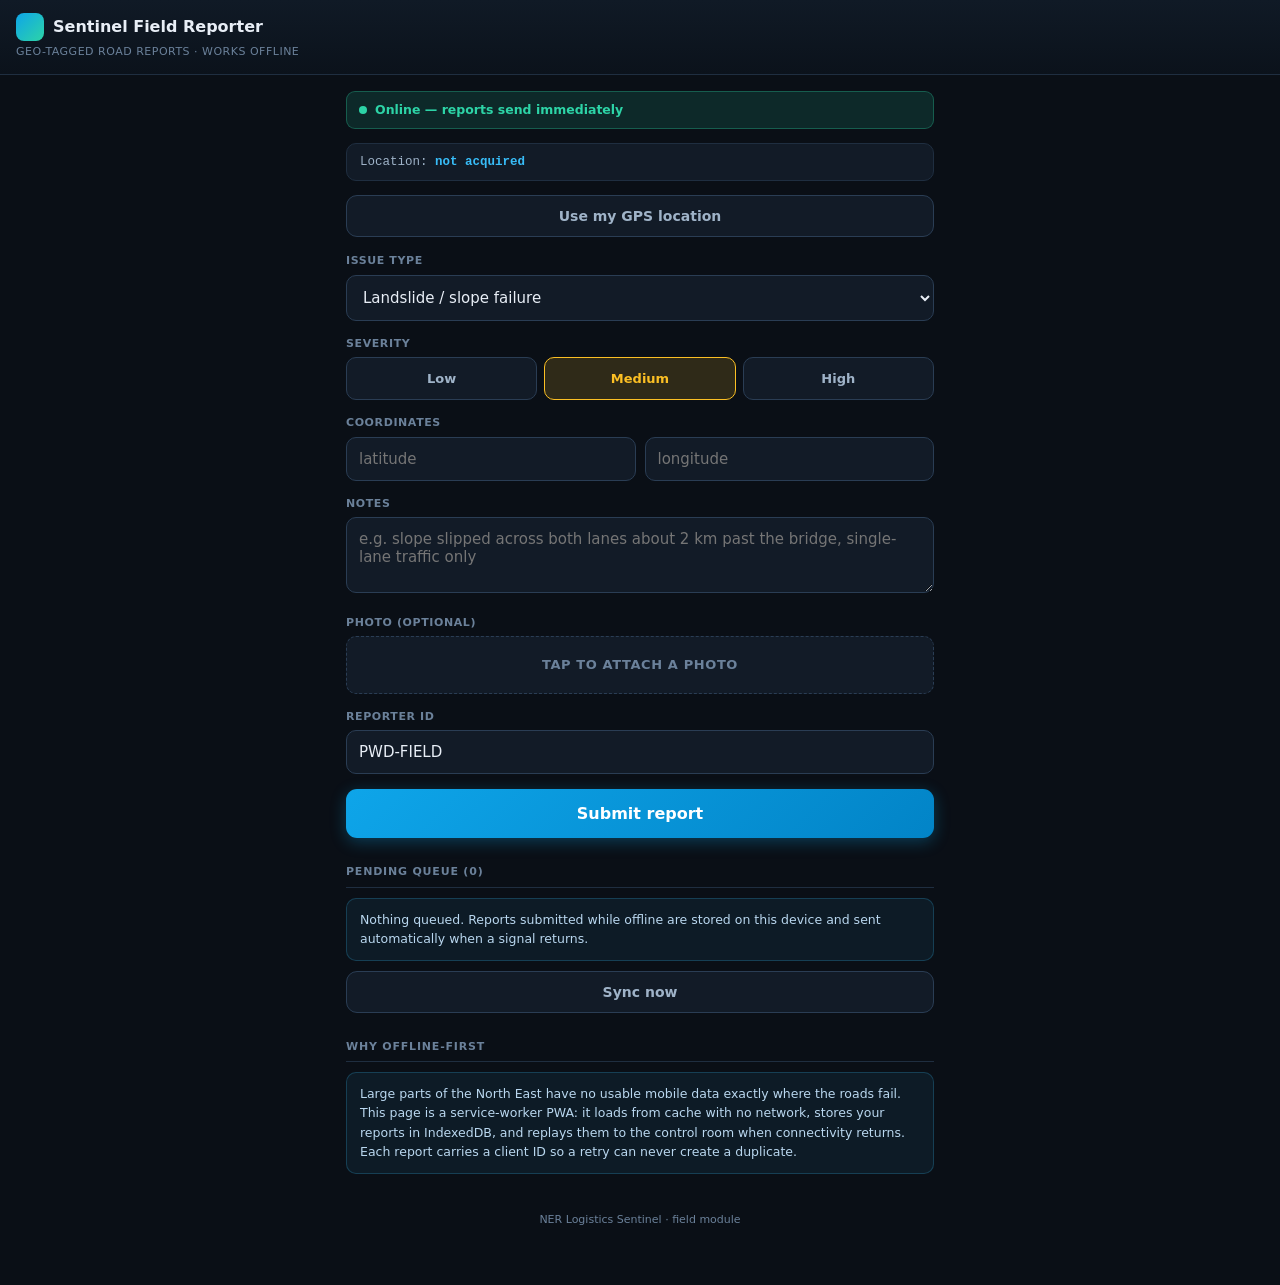
<file: frontend/field.html>
<!doctype html>
<html lang="en">
<head>
<meta charset="utf-8">
<meta name="viewport" content="width=device-width,initial-scale=1,maximum-scale=1">
<meta name="theme-color" content="#0a0f16">
<title>Sentinel Field Reporter</title>
<link rel="manifest" href="/static/manifest.json">
<style>
:root{--bg:#0a0f16;--panel:#121b27;--panel2:#16212f;--line:#1f2e40;--line2:#2a3d54;
  --ink:#e8eef6;--ink2:#9fb3c8;--ink3:#6b819a;--accent:#38bdf8;--safe:#2dd4a7;
  --mod:#fbbf24;--block:#ef4444;
  --mono:ui-monospace,Menlo,Consolas,monospace;
  --sans:system-ui,-apple-system,'Segoe UI',Roboto,sans-serif}
*{box-sizing:border-box}
body{margin:0;background:var(--bg);color:var(--ink);font:15px/1.5 var(--sans);
  padding-bottom:34px;-webkit-font-smoothing:antialiased}
header{background:linear-gradient(180deg,#101a26,#0b121b);
  border-bottom:1px solid var(--line);padding:13px 16px;position:sticky;top:0;z-index:10}
header h1{margin:0;font-size:16px;display:flex;align-items:center;gap:9px}
header .lg{width:28px;height:28px;border-radius:8px;flex:0 0 auto;
  background:linear-gradient(135deg,#0ea5e9,#2dd4a7)}
header p{margin:3px 0 0;font-size:11px;color:var(--ink3);
  text-transform:uppercase;letter-spacing:.5px}
main{padding:16px;max-width:620px;margin:0 auto}
.net{display:flex;align-items:center;gap:8px;padding:9px 12px;border-radius:9px;
  font-size:12.5px;margin-bottom:14px;font-weight:600}
.net.on{background:rgba(45,212,167,.13);color:var(--safe);
  border:1px solid rgba(45,212,167,.3)}
.net.off{background:rgba(251,191,36,.13);color:var(--mod);
  border:1px solid rgba(251,191,36,.32)}
.net .d{width:8px;height:8px;border-radius:50%;background:currentColor;flex:0 0 auto}
label{display:block;font-size:11px;text-transform:uppercase;letter-spacing:.6px;
  color:var(--ink3);margin:0 0 5px;font-weight:700}
.f{margin-bottom:15px}
select,input,textarea{width:100%;background:var(--panel);border:1px solid var(--line2);
  border-radius:10px;padding:12px;font:15px var(--sans);color:var(--ink);outline:none}
select:focus,input:focus,textarea:focus{border-color:var(--accent);
  box-shadow:0 0 0 3px rgba(56,189,248,.13)}
textarea{min-height:76px;resize:vertical}
.grid{display:grid;grid-template-columns:1fr 1fr;gap:9px}
.seg{display:grid;grid-template-columns:repeat(3,1fr);gap:7px}
.seg button{background:var(--panel);border:1px solid var(--line2);border-radius:10px;
  padding:13px 8px;font:600 13px var(--sans);color:var(--ink2);cursor:pointer}
.seg button.on{background:rgba(56,189,248,.15);border-color:var(--accent);
  color:var(--accent)}
.seg button[data-v=low].on{background:rgba(45,212,167,.15);
  border-color:var(--safe);color:var(--safe)}
.seg button[data-v=medium].on{background:rgba(251,191,36,.15);
  border-color:var(--mod);color:var(--mod)}
.seg button[data-v=high].on{background:rgba(239,68,68,.17);
  border-color:var(--block);color:var(--block)}
.btn{width:100%;background:linear-gradient(135deg,#0ea5e9,#0284c7);border:none;
  border-radius:11px;padding:15px;font:700 16px var(--sans);color:#fff;cursor:pointer;
  box-shadow:0 4px 16px rgba(14,165,233,.3)}
.btn:disabled{opacity:.5}
.btn.ghost{background:var(--panel);border:1px solid var(--line2);color:var(--ink2);
  box-shadow:none;font-size:14px;padding:12px;font-weight:600}
.gps{background:var(--panel);border:1px solid var(--line);border-radius:10px;
  padding:11px 13px;font:12.5px var(--mono);color:var(--ink2);margin-bottom:14px}
.gps b{color:var(--accent)}
.q{background:var(--panel);border:1px solid var(--line);border-radius:10px;
  padding:11px 13px;margin-bottom:9px;font-size:13px}
.q .h{display:flex;justify-content:space-between;gap:9px;margin-bottom:4px}
.q .t{font-weight:650}
.q .m{font:11px var(--mono);color:var(--ink3)}
.tag{padding:2px 8px;border-radius:20px;font:700 10px var(--sans);
  text-transform:uppercase;letter-spacing:.4px}
.tag.p{background:rgba(251,191,36,.16);color:var(--mod)}
.tag.s{background:rgba(45,212,167,.16);color:var(--safe)}
.tag.e{background:rgba(239,68,68,.17);color:var(--block)}
h3{font-size:11px;text-transform:uppercase;letter-spacing:.8px;color:var(--ink3);
  margin:26px 0 10px;padding-bottom:6px;border-bottom:1px solid var(--line)}
.note{background:rgba(56,189,248,.07);border:1px solid rgba(56,189,248,.22);
  border-radius:10px;padding:11px 13px;font-size:12.5px;color:#b9d7ef;line-height:1.55}
.ok{background:rgba(45,212,167,.1);border:1px solid rgba(45,212,167,.3);
  border-radius:10px;padding:13px;color:var(--safe);font-size:13.5px;
  margin-bottom:14px;line-height:1.5}
#photo{display:none}
.plab{display:block;background:var(--panel);border:1px dashed var(--line2);
  border-radius:10px;padding:18px;text-align:center;color:var(--ink3);
  font-size:13px;cursor:pointer}
.plab.has{border-color:var(--safe);color:var(--safe)}
#prev{width:100%;border-radius:10px;margin-top:9px;display:none;max-height:220px;
  object-fit:cover}
footer{text-align:center;font-size:11px;color:var(--ink3);padding:22px 16px}
</style>
</head>
<body>
<header>
  <h1><span class="lg"></span>Sentinel Field Reporter</h1>
  <p>Geo-tagged road reports · works offline</p>
</header>

<main>
  <div class="net off" id="net"><span class="d"></span><span id="nettxt">checking…</span></div>
  <div id="okmsg"></div>

  <div class="gps" id="gps">Location: <b>not acquired</b></div>
  <button class="btn ghost" id="getgps" style="margin-bottom:16px">
    Use my GPS location</button>

  <form id="frm">
    <div class="f">
      <label>Issue type</label>
      <select id="issue">
        <option value="landslide">Landslide / slope failure</option>
        <option value="rockfall">Rockfall</option>
        <option value="flood">Flooding</option>
        <option value="bridge_submerged">Bridge submerged</option>
        <option value="washout">Road washout</option>
        <option value="road_subsidence">Road subsidence / sinking</option>
        <option value="road_damage">Surface damage / potholes</option>
        <option value="snow_blockage">Snow or ice blockage</option>
        <option value="tree_fall">Tree fall</option>
        <option value="blockade">Blockade / bandh</option>
        <option value="congestion">Severe congestion</option>
        <option value="accident">Accident</option>
        <option value="construction">Construction closure</option>
      </select>
    </div>

    <div class="f">
      <label>Severity</label>
      <div class="seg" id="sev">
        <button type="button" data-v="low">Low</button>
        <button type="button" data-v="medium" class="on">Medium</button>
        <button type="button" data-v="high">High</button>
      </div>
    </div>

    <div class="f">
      <label>Coordinates</label>
      <div class="grid">
        <input id="lat" type="number" step="0.00001" placeholder="latitude" required>
        <input id="lon" type="number" step="0.00001" placeholder="longitude" required>
      </div>
    </div>

    <div class="f">
      <label>Notes</label>
      <textarea id="desc" placeholder="e.g. slope slipped across both lanes about 2 km past the bridge, single-lane traffic only"></textarea>
    </div>

    <div class="f">
      <label>Photo (optional)</label>
      <input type="file" id="photo" accept="image/*" capture="environment">
      <label class="plab" id="plab" for="photo">Tap to attach a photo</label>
      <img id="prev" alt="preview">
    </div>

    <div class="f">
      <label>Reporter ID</label>
      <input id="rid" type="text" value="PWD-FIELD" placeholder="your unit / ID">
    </div>

    <button class="btn" id="submit" type="submit">Submit report</button>
  </form>

  <h3>Pending queue (<span id="qn">0</span>)</h3>
  <div id="queue"><div class="note">Nothing queued. Reports submitted while
    offline are stored on this device and sent automatically when a signal
    returns.</div></div>
  <button class="btn ghost" id="sync" style="margin-top:10px">Sync now</button>

  <h3>Why offline-first</h3>
  <div class="note">Large parts of the North East have no usable mobile data
    exactly where the roads fail. This page is a service-worker PWA: it loads
    from cache with no network, stores your reports in IndexedDB, and replays
    them to the control room when connectivity returns. Each report carries a
    client ID so a retry can never create a duplicate.</div>
</main>

<footer>NER Logistics Sentinel · field module</footer>

<script>
const $ = s => document.querySelector(s);
let SEV = 'medium';

/* ---------- service worker ---------- */
if ('serviceWorker' in navigator)
  navigator.serviceWorker.register('/sw.js').catch(() => {});

/* ---------- IndexedDB queue ---------- */
const DB_NAME = 'sentinel-field', STORE = 'queue';
function idb() {
  return new Promise((res, rej) => {
    const r = indexedDB.open(DB_NAME, 1);
    r.onupgradeneeded = () => {
      const d = r.result;
      if (!d.objectStoreNames.contains(STORE))
        d.createObjectStore(STORE, { keyPath: 'client_id' });
    };
    r.onsuccess = () => res(r.result);
    r.onerror = () => rej(r.error);
  });
}
async function qAdd(rec) {
  const d = await idb();
  return new Promise((res, rej) => {
    const t = d.transaction(STORE, 'readwrite');
    t.objectStore(STORE).put(rec);
    t.oncomplete = res; t.onerror = () => rej(t.error);
  });
}
async function qAll() {
  const d = await idb();
  return new Promise((res, rej) => {
    const rq = d.transaction(STORE, 'readonly').objectStore(STORE).getAll();
    rq.onsuccess = () => res(rq.result || []);
    rq.onerror = () => rej(rq.error);
  });
}
async function qDel(id) {
  const d = await idb();
  return new Promise(res => {
    const t = d.transaction(STORE, 'readwrite');
    t.objectStore(STORE).delete(id);
    t.oncomplete = res;
  });
}

/* ---------- UI ---------- */
function netState() {
  const on = navigator.onLine;
  $('#net').className = 'net ' + (on ? 'on' : 'off');
  $('#nettxt').textContent = on ? 'Online — reports send immediately'
    : 'Offline — reports will be queued on this device';
}
window.addEventListener('online', () => { netState(); sync(); });
window.addEventListener('offline', netState);
netState();

document.querySelectorAll('#sev button').forEach(b => b.onclick = () => {
  document.querySelectorAll('#sev button').forEach(x => x.classList.remove('on'));
  b.classList.add('on'); SEV = b.dataset.v;
});

$('#getgps').onclick = () => {
  if (!navigator.geolocation) { $('#gps').innerHTML = 'Location: <b>unsupported on this device</b>'; return; }
  $('#gps').innerHTML = 'Location: <b>acquiring…</b>';
  navigator.geolocation.getCurrentPosition(p => {
    $('#lat').value = p.coords.latitude.toFixed(5);
    $('#lon').value = p.coords.longitude.toFixed(5);
    $('#gps').innerHTML = `Location: <b>${p.coords.latitude.toFixed(5)}, ${p.coords.longitude.toFixed(5)}</b> ±${Math.round(p.coords.accuracy)} m`;
  }, e => {
    $('#gps').innerHTML = `Location: <b>unavailable (${e.message})</b> — enter manually`;
  }, { enableHighAccuracy: true, timeout: 12000 });
};

$('#photo').onchange = e => {
  const f = e.target.files[0];
  if (!f) return;
  $('#plab').textContent = f.name + ' attached';
  $('#plab').classList.add('has');
  const u = URL.createObjectURL(f);
  $('#prev').src = u; $('#prev').style.display = 'block';
};

function msg(html, cls = 'ok') { $('#okmsg').innerHTML = `<div class="${cls}">${html}</div>`;
  setTimeout(() => $('#okmsg').innerHTML = '', 7000); }

$('#frm').onsubmit = async ev => {
  ev.preventDefault();
  const lat = parseFloat($('#lat').value), lon = parseFloat($('#lon').value);
  if (isNaN(lat) || isNaN(lon)) { msg('Coordinates are required.', 'ok'); return; }

  const rec = {
    client_id: 'C' + Date.now().toString(36) + Math.random().toString(36).slice(2, 6),
    lat, lon, issue_type: $('#issue').value, severity: SEV,
    description: $('#desc').value || '',
    reporter_id: $('#rid').value || 'FIELD',
    source: 'field_app_pwa',
    reported_at: new Date().toISOString().slice(0, 19),
    queued_at: Date.now()
  };

  $('#submit').disabled = true;
  let sent = false;
  if (navigator.onLine) {
    try { sent = await send(rec); } catch (_) { sent = false; }
  }
  if (sent) {
    msg('<b>Report delivered.</b> It is now feeding the risk model for that segment.');
  } else {
    await qAdd(rec);
    msg('<b>Saved on this device.</b> No connection — it will send automatically when a signal returns.');
  }
  $('#frm').reset(); SEV = 'medium';
  document.querySelectorAll('#sev button').forEach(x =>
    x.classList.toggle('on', x.dataset.v === 'medium'));
  $('#plab').textContent = 'Tap to attach a photo';
  $('#plab').classList.remove('has');
  $('#prev').style.display = 'none';
  $('#submit').disabled = false;
  render();
};

async function send(rec) {
  const r = await fetch('/api/incidents', {
    method: 'POST', headers: { 'Content-Type': 'application/json' },
    body: JSON.stringify(rec)
  });
  return r.ok;
}

async function sync() {
  const items = await qAll();
  if (!items.length) { render(); return; }
  if (!navigator.onLine) { msg('Still offline — queue kept.', 'ok'); return; }
  let n = 0;
  for (const it of items) {
    try { if (await send(it)) { await qDel(it.client_id); n++; } } catch (_) {}
  }
  if (n) msg(`<b>${n} queued report${n > 1 ? 's' : ''} delivered.</b>`);
  render();
}
$('#sync').onclick = sync;

async function render() {
  const items = (await qAll()).sort((a, b) => b.queued_at - a.queued_at);
  $('#qn').textContent = items.length;
  $('#queue').innerHTML = items.length ? items.map(i => `
    <div class="q"><div class="h">
      <span class="t">${i.issue_type.replace(/_/g, ' ')}</span>
      <span class="tag ${i.severity === 'high' ? 'e' : i.severity === 'medium' ? 'p' : 's'}">${i.severity}</span>
    </div>
    <div class="m">${i.lat.toFixed(4)}, ${i.lon.toFixed(4)} · queued ${new Date(i.queued_at).toLocaleTimeString()}</div>
    ${i.description ? `<div style="margin-top:5px;color:#9fb3c8;font-size:12.5px">${i.description.replace(/</g, '&lt;')}</div>` : ''}
    </div>`).join('')
    : `<div class="note">Nothing queued. Reports submitted while offline are
       stored on this device and sent automatically when a signal returns.</div>`;
}
render();
setTimeout(sync, 1500);
</script>
</body>
</html>
</file>
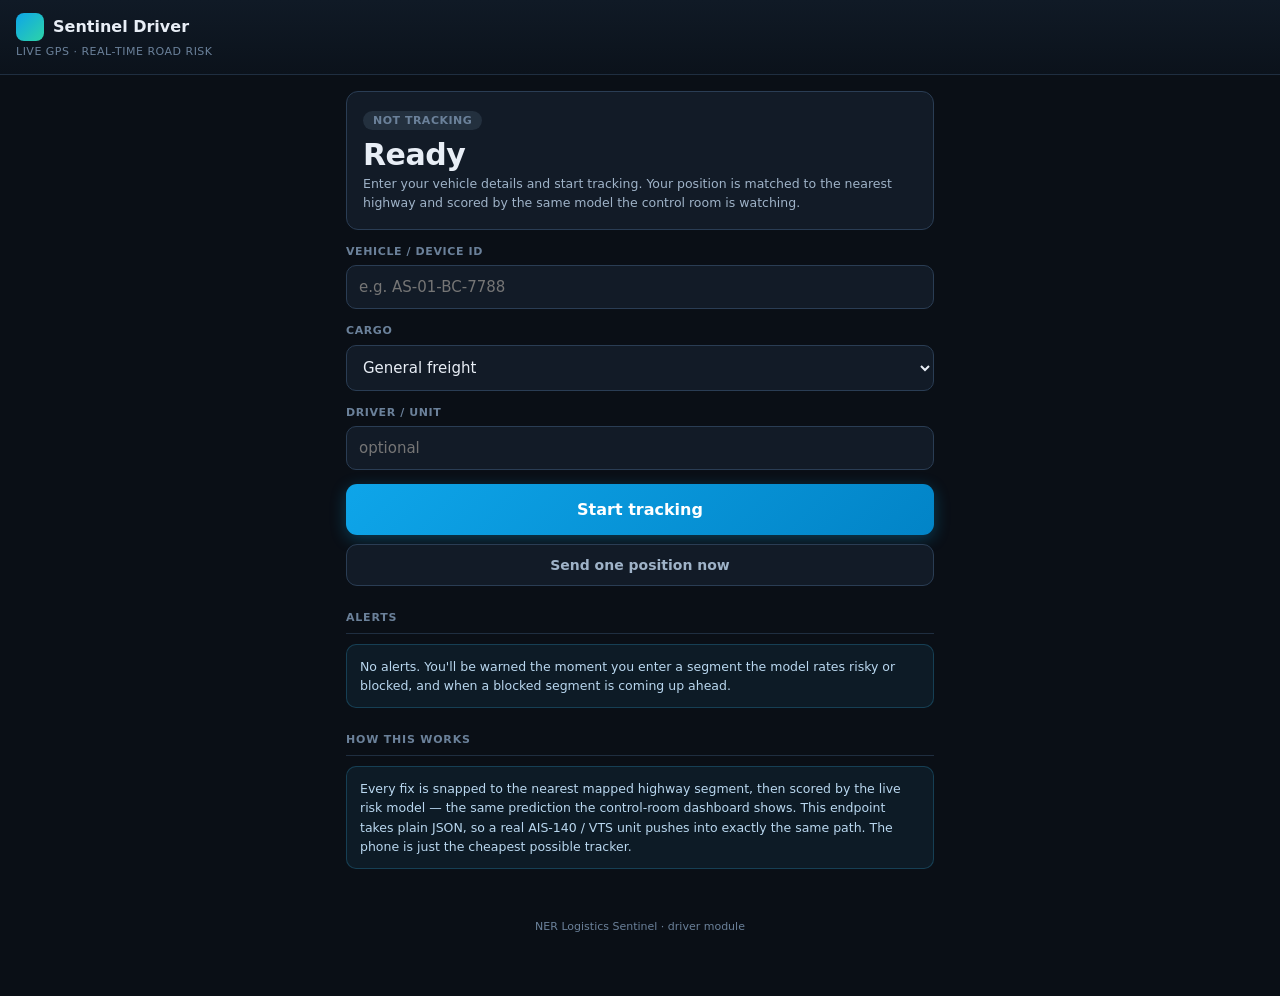
<file: frontend/track.html>
<!doctype html>
<html lang="en">
<head>
<meta charset="utf-8">
<meta name="viewport" content="width=device-width,initial-scale=1,maximum-scale=1">
<meta name="theme-color" content="#0a0f16">
<title>Sentinel Driver — Live Tracking</title>
<style>
:root{--bg:#0a0f16;--panel:#121b27;--panel2:#16212f;--line:#1f2e40;--line2:#2a3d54;
  --ink:#e8eef6;--ink2:#9fb3c8;--ink3:#6b819a;--accent:#38bdf8;--safe:#2dd4a7;
  --mod:#fbbf24;--block:#ef4444;
  --mono:ui-monospace,Menlo,Consolas,monospace;
  --sans:system-ui,-apple-system,'Segoe UI',Roboto,sans-serif}
*{box-sizing:border-box}
body{margin:0;background:var(--bg);color:var(--ink);font:15px/1.5 var(--sans);
  padding-bottom:40px;-webkit-font-smoothing:antialiased}
header{background:linear-gradient(180deg,#101a26,#0b121b);
  border-bottom:1px solid var(--line);padding:13px 16px;position:sticky;top:0;z-index:10}
header h1{margin:0;font-size:16px;display:flex;align-items:center;gap:9px}
header .lg{width:28px;height:28px;border-radius:8px;flex:0 0 auto;
  background:linear-gradient(135deg,#0ea5e9,#2dd4a7)}
header p{margin:3px 0 0;font-size:11px;color:var(--ink3);
  text-transform:uppercase;letter-spacing:.5px}
main{padding:16px;max-width:620px;margin:0 auto}
label{display:block;font-size:11px;text-transform:uppercase;letter-spacing:.6px;
  color:var(--ink3);margin:0 0 5px;font-weight:700}
.f{margin-bottom:14px}
select,input{width:100%;background:var(--panel);border:1px solid var(--line2);
  border-radius:10px;padding:12px;font:15px var(--sans);color:var(--ink);outline:none}
select:focus,input:focus{border-color:var(--accent)}
.grid{display:grid;grid-template-columns:1fr 1fr;gap:9px}
.btn{width:100%;background:linear-gradient(135deg,#0ea5e9,#0284c7);border:none;
  border-radius:11px;padding:16px;font:700 16px var(--sans);color:#fff;cursor:pointer;
  box-shadow:0 4px 16px rgba(14,165,233,.3)}
.btn.stop{background:linear-gradient(135deg,#dc2626,#b91c1c);
  box-shadow:0 4px 16px rgba(220,38,38,.3)}
.btn.ghost{background:var(--panel);border:1px solid var(--line2);color:var(--ink2);
  box-shadow:none;font-size:14px;padding:12px;font-weight:600}
.btn:disabled{opacity:.5}

.status{border-radius:12px;padding:16px;margin-bottom:14px;
  border:1px solid var(--line2);background:var(--panel)}
.status.on{border-color:rgba(45,212,167,.4);
  background:linear-gradient(160deg,rgba(45,212,167,.09),var(--panel))}
.status.risk{border-color:rgba(251,191,36,.45);
  background:linear-gradient(160deg,rgba(251,191,36,.1),var(--panel))}
.status.blocked{border-color:rgba(239,68,68,.5);
  background:linear-gradient(160deg,rgba(239,68,68,.13),var(--panel))}
.big{font:700 30px/1.15 var(--sans);letter-spacing:-.5px;margin-bottom:3px}
.sub{font-size:12.5px;color:var(--ink2);line-height:1.5}
.kv{display:flex;justify-content:space-between;gap:10px;padding:5px 0;
  font-size:13px;border-top:1px solid var(--line);margin-top:3px}
.kv:first-of-type{border-top:none}
.kv span:first-child{color:var(--ink3)}
.kv span:last-child{font-family:var(--mono);font-weight:600}
.pill{display:inline-block;padding:3px 10px;border-radius:20px;font:700 11px var(--sans);
  text-transform:uppercase;letter-spacing:.5px;margin-bottom:8px}
.p-safe{background:rgba(45,212,167,.17);color:var(--safe)}
.p-risky{background:rgba(251,191,36,.17);color:var(--mod)}
.p-blocked{background:rgba(239,68,68,.19);color:var(--block)}
.p-off{background:rgba(107,129,154,.2);color:var(--ink3)}
.note{background:rgba(56,189,248,.07);border:1px solid rgba(56,189,248,.22);
  border-radius:10px;padding:12px 13px;font-size:12.5px;color:#b9d7ef;line-height:1.55;
  margin-bottom:14px}
.note.warn{background:rgba(245,158,11,.09);border-color:rgba(245,158,11,.3);
  color:#f3d9a4}
.note.crit{background:rgba(239,68,68,.1);border-color:rgba(239,68,68,.32);
  color:#f6c2c2}
.note b{color:#fff}
h3{font-size:11px;text-transform:uppercase;letter-spacing:.8px;color:var(--ink3);
  margin:24px 0 10px;padding-bottom:6px;border-bottom:1px solid var(--line)}
.al{background:var(--panel);border-left:3px solid var(--mod);border-radius:9px;
  padding:11px 12px;margin-bottom:8px;font-size:13px;line-height:1.5}
.al.crit{border-left-color:var(--block);
  background:linear-gradient(90deg,rgba(239,68,68,.09),var(--panel))}
.al .t{font:11px var(--mono);color:var(--ink3);margin-top:4px}
.dotpulse{width:9px;height:9px;border-radius:50%;background:var(--safe);
  display:inline-block;margin-right:6px;animation:pz 1.6s infinite}
@keyframes pz{0%,100%{opacity:1}50%{opacity:.35}}
footer{text-align:center;font-size:11px;color:var(--ink3);padding:20px 16px}
code{background:#0c1520;padding:2px 6px;border-radius:5px;font:12px var(--mono);
  color:var(--accent)}
</style>
</head>
<body>
<header>
  <h1><span class="lg"></span>Sentinel Driver</h1>
  <p>Live GPS · real-time road risk</p>
</header>

<main>
  <div id="secwarn"></div>

  <div class="status" id="status">
    <span class="pill p-off" id="pill">not tracking</span>
    <div class="big" id="headline">Ready</div>
    <div class="sub" id="advice">Enter your vehicle details and start tracking.
      Your position is matched to the nearest highway and scored by the same
      model the control room is watching.</div>
    <div id="detail"></div>
  </div>

  <div class="f">
    <label for="vid">Vehicle / device ID</label>
    <input id="vid" type="text" placeholder="e.g. AS-01-BC-7788" autocomplete="off">
  </div>
  <div class="f">
    <label for="cargo">Cargo</label>
    <select id="cargo">
      <option value="general">General freight</option>
      <option value="blood">Whole blood / platelets</option>
      <option value="oxygen">Medical oxygen</option>
      <option value="vaccine">Vaccines (2–8 °C)</option>
      <option value="medicine">Pharmaceuticals</option>
      <option value="perishable">Fresh produce / fish</option>
      <option value="relief">Disaster relief</option>
    </select>
  </div>
  <div class="f">
    <label for="driver">Driver / unit</label>
    <input id="driver" type="text" placeholder="optional" autocomplete="off">
  </div>

  <button class="btn" id="go">Start tracking</button>
  <div style="height:9px"></div>
  <button class="btn ghost" id="once">Send one position now</button>

  <h3>Alerts</h3>
  <div id="alerts"><div class="note">No alerts. You'll be warned the moment you
    enter a segment the model rates risky or blocked, and when a blocked segment
    is coming up ahead.</div></div>

  <h3>How this works</h3>
  <div class="note">Every fix is snapped to the nearest mapped highway segment,
    then scored by the live risk model — the same prediction the control-room
    dashboard shows. This endpoint takes plain JSON, so a real AIS-140 / VTS
    unit pushes into exactly the same path. The phone is just the cheapest
    possible tracker.</div>
</main>

<footer>NER Logistics Sentinel · driver module</footer>

<script>
const $ = s => document.querySelector(s);
let watchId = null, tracking = false, alerts = [], lastSent = 0;

/* ---------- secure-context check (this trips everyone up) ---------- */
function checkSecure() {
  if (window.isSecureContext || location.hostname === 'localhost'
      || location.hostname === '127.0.0.1') return true;
  $('#secwarn').innerHTML = `<div class="note crit">
    <b>GPS is blocked on this page.</b> Browsers only give location to secure
    pages, and this one was loaded over plain <code>http://</code>.<br><br>
    Restart the server with <code>./run.sh --https</code> and open
    <code>https://${location.hostname}:8443/track</code> instead — accept the
    certificate warning once. On the laptop itself,
    <code>http://localhost:8000/track</code> also works.</div>`;
  return false;
}
const SECURE = checkSecure();

/* ---------- persist the vehicle id ---------- */
try {
  const saved = localStorage.getItem('sentinel_vid');
  if (saved) $('#vid').value = saved;
  const sc = localStorage.getItem('sentinel_cargo');
  if (sc) $('#cargo').value = sc;
} catch (_) {}

function vid() {
  let v = $('#vid').value.trim();
  if (!v) { v = 'PHONE-' + Math.random().toString(36).slice(2, 6).toUpperCase();
            $('#vid').value = v; }
  try { localStorage.setItem('sentinel_vid', v);
        localStorage.setItem('sentinel_cargo', $('#cargo').value); } catch (_) {}
  return v;
}

/* ---------- send a fix ---------- */
async function send(pos) {
  const c = pos.coords;
  const body = {
    vehicle_id: vid(),
    lat: c.latitude, lon: c.longitude,
    speed_kmph: c.speed == null ? null : Math.max(0, c.speed * 3.6),
    heading: c.heading == null ? null : c.heading,
    accuracy_m: c.accuracy == null ? null : c.accuracy,
    cargo_type: $('#cargo').value,
    driver: $('#driver').value || '',
    label: vid()
  };
  try {
    const r = await fetch('/api/track', {
      method: 'POST', headers: {'Content-Type': 'application/json'},
      body: JSON.stringify(body)
    });
    const j = await r.json();
    if (!r.ok) throw new Error(j.error || 'server error');
    render(j, c);
  } catch (e) {
    $('#headline').textContent = 'Send failed';
    $('#advice').textContent = e.message + ' — will retry on the next fix.';
  }
}

function render(j, coords) {
  const s = j.snapped_to;
  const box = $('#status'), pill = $('#pill');
  let cls = 'status on', pcls = 'pill p-safe', label = 'on network';

  if (!j.on_network) { cls = 'status'; pcls = 'pill p-off'; label = 'off network'; }
  else if (s.risk_status === 'blocked') { cls = 'status blocked'; pcls = 'pill p-blocked'; label = 'blocked'; }
  else if (s.risk_status === 'risky') { cls = 'status risk'; pcls = 'pill p-risky'; label = 'risky'; }
  else { label = 'clear'; }

  box.className = cls;
  pill.className = pcls;
  pill.textContent = label;
  $('#headline').textContent = j.on_network ? s.name : 'Off the mapped network';
  $('#advice').textContent = j.advice;

  let d = '';
  if (j.on_network) {
    d += `<div class="kv"><span>Corridor</span><span>${s.corridor}</span></div>`;
    d += `<div class="kv"><span>Segment risk</span><span>${(s.severity*100).toFixed(0)}%</span></div>`;
    d += `<div class="kv"><span>Predicted delay</span><span>${s.delay_hours.toFixed(1)} h</span></div>`;
    d += `<div class="kv"><span>Terrain</span><span>${s.terrain}</span></div>`;
    d += `<div class="kv"><span>Rain 24 h</span><span>${s.weather.rainfall_24h_mm} mm</span></div>`;
    d += `<div class="kv"><span>Soil saturation</span><span>${s.weather.api_7d} mm</span></div>`;
    d += `<div class="kv"><span>Matched within</span><span>${(s.distance_km*1000).toFixed(0)} m</span></div>`;
  }
  if (j.look_ahead) {
    const a = j.look_ahead;
    d += `<div class="kv"><span>Ahead (${a.km_ahead} km)</span><span style="color:${
      a.risk_status==='blocked'?'#ef4444':'#fbbf24'}">${a.name} · ${a.risk_status}</span></div>`;
  }
  d += `<div class="kv"><span>Accuracy</span><span>±${(coords.accuracy||0).toFixed(0)} m</span></div>`;
  d += `<div class="kv"><span>Fixes sent</span><span>${j.points_recorded}</span></div>`;
  $('#detail').innerHTML = d;

  if (j.alerts && j.alerts.length) {
    alerts = j.alerts.concat(alerts).slice(0, 25);
    $('#alerts').innerHTML = alerts.map(a => `
      <div class="al ${a.severity === 'critical' ? 'crit' : ''}">
        ${a.message}<div class="t">${a.at.slice(11,16)} · ${a.kind.replace(/_/g,' ')}</div>
      </div>`).join('');
    if (navigator.vibrate) navigator.vibrate(a_isCritical(j.alerts) ? [220,90,220] : 160);
  }
}
function a_isCritical(as){ return as.some(a => a.severity === 'critical'); }

/* ---------- controls ---------- */
function start() {
  if (!SECURE) return;
  if (!navigator.geolocation) {
    $('#headline').textContent = 'No geolocation on this device';
    return;
  }
  tracking = true;
  $('#go').textContent = 'Stop tracking';
  $('#go').className = 'btn stop';
  $('#pill').innerHTML = '<span class="dotpulse"></span>tracking';
  $('#pill').className = 'pill p-safe';
  $('#headline').textContent = 'Acquiring position…';

  watchId = navigator.geolocation.watchPosition(
    pos => {
      // throttle to one upload per 8 s regardless of how chatty the GPS is
      const now = Date.now();
      if (now - lastSent < 8000) return;
      lastSent = now;
      send(pos);
    },
    e => {
      $('#headline').textContent = 'Location unavailable';
      $('#advice').textContent = e.message +
        ' — check that location permission is granted for this site.';
    },
    { enableHighAccuracy: true, maximumAge: 5000, timeout: 20000 }
  );
}

function stop() {
  tracking = false;
  if (watchId !== null) navigator.geolocation.clearWatch(watchId);
  watchId = null;
  $('#go').textContent = 'Start tracking';
  $('#go').className = 'btn';
  $('#pill').textContent = 'not tracking';
  $('#pill').className = 'pill p-off';
  $('#status').className = 'status';
}

$('#go').onclick = () => tracking ? stop() : start();

$('#once').onclick = () => {
  if (!SECURE) return;
  if (!navigator.geolocation) return;
  $('#headline').textContent = 'Acquiring position…';
  navigator.geolocation.getCurrentPosition(
    p => { lastSent = Date.now(); send(p); },
    e => { $('#headline').textContent = 'Location unavailable';
           $('#advice').textContent = e.message; },
    { enableHighAccuracy: true, timeout: 20000 });
};
</script>
</body>
</html>
</file>
